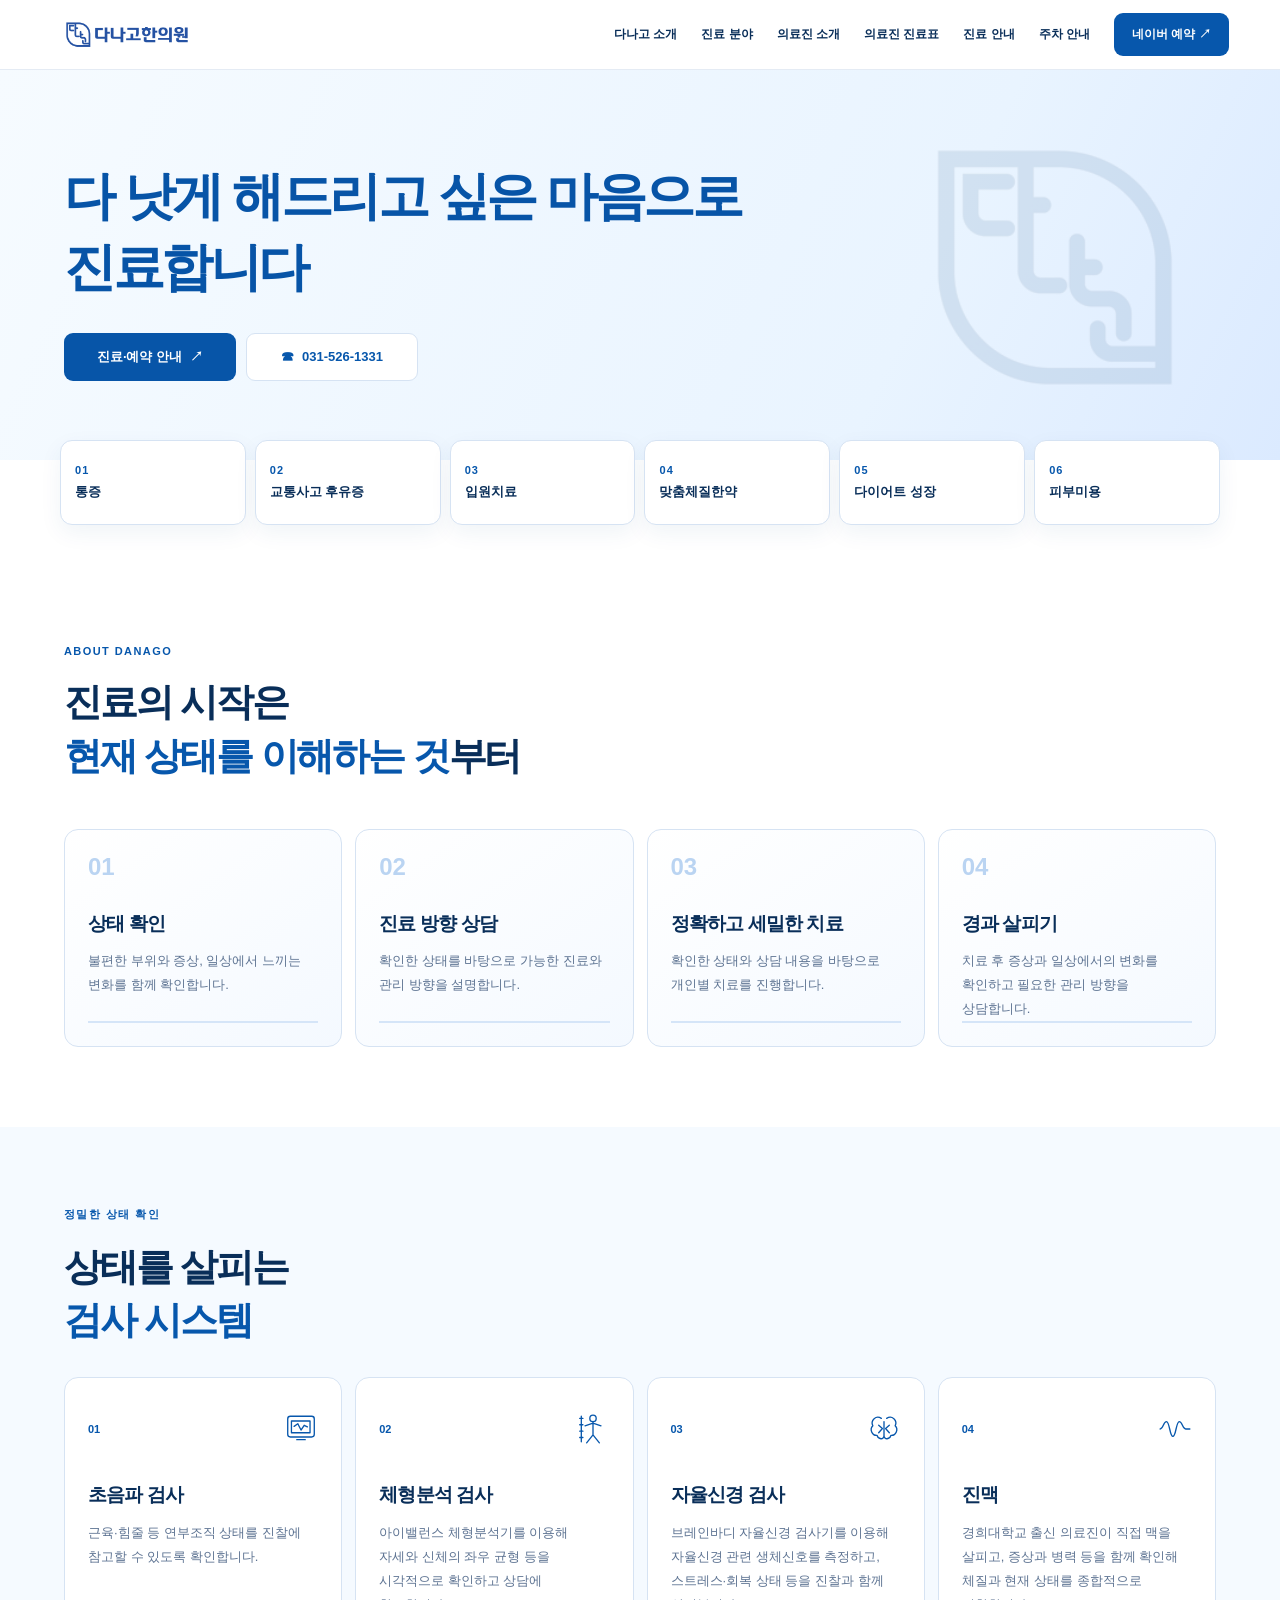
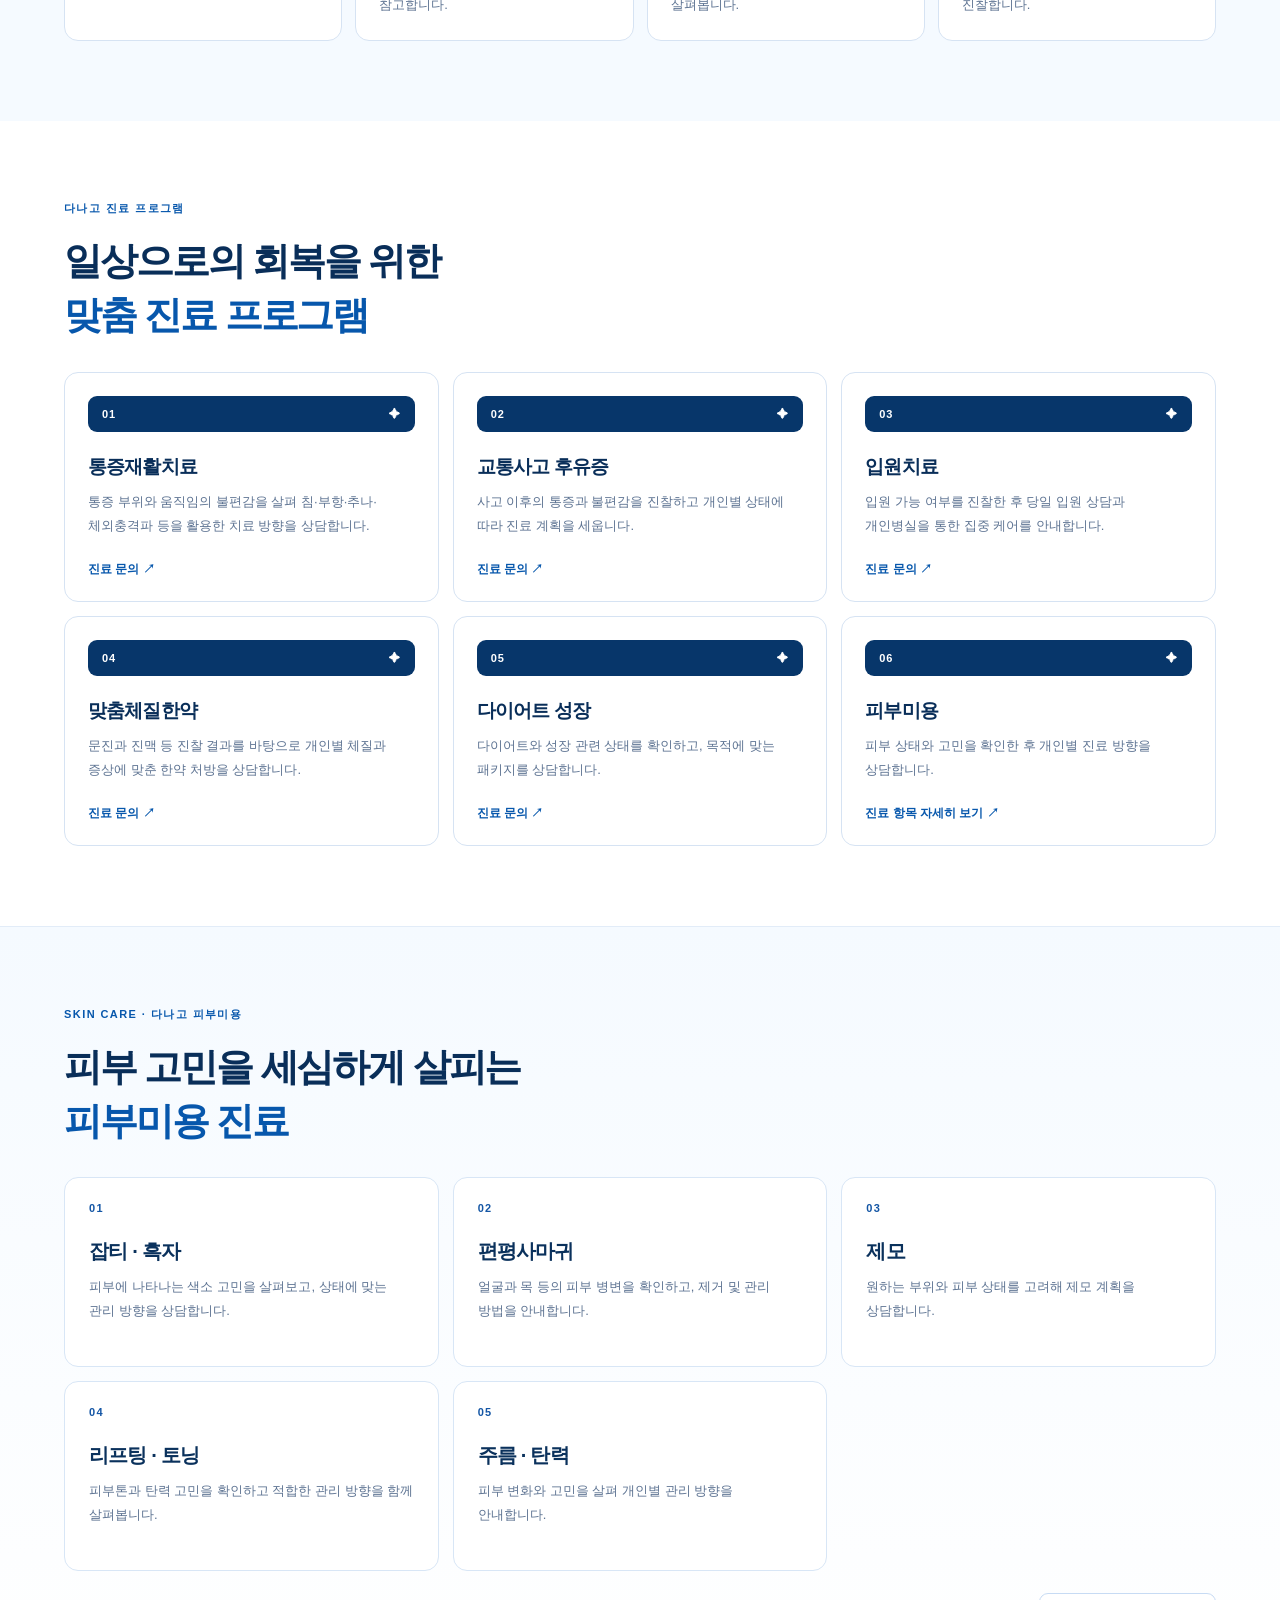
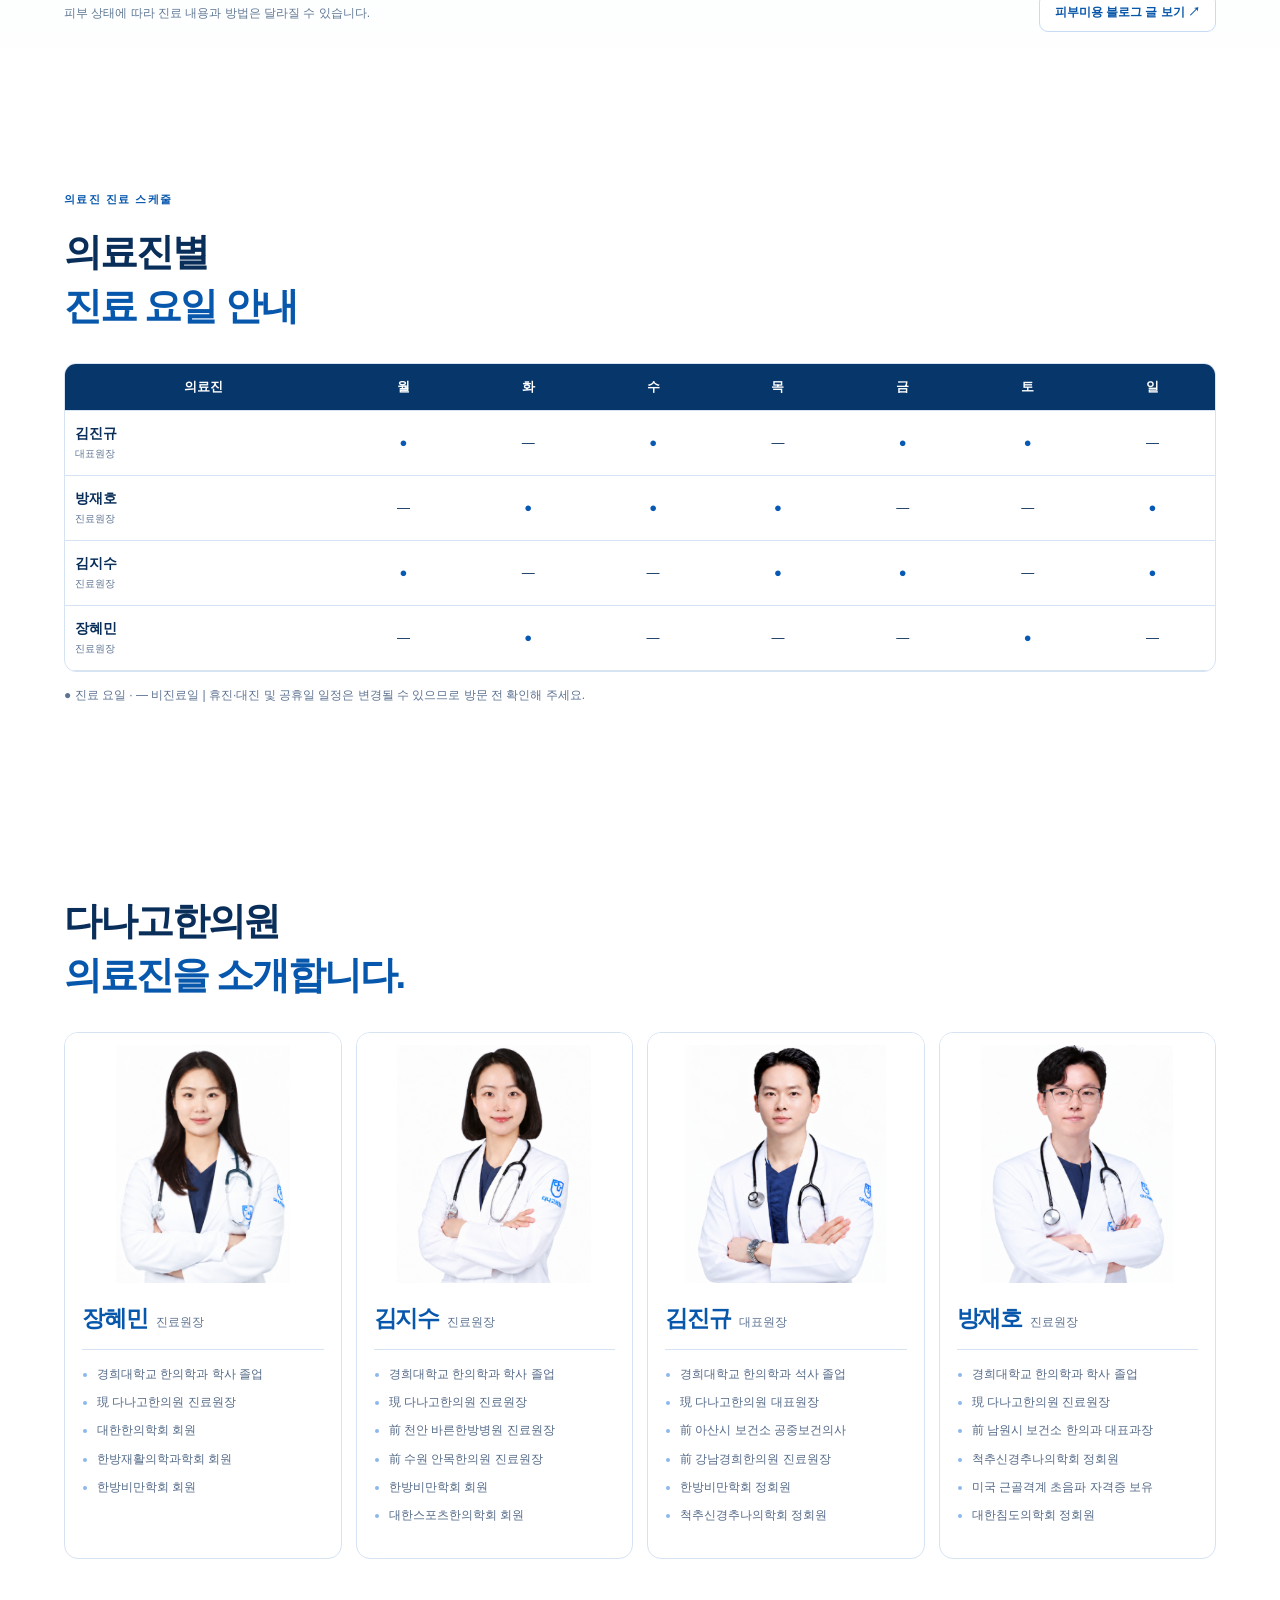
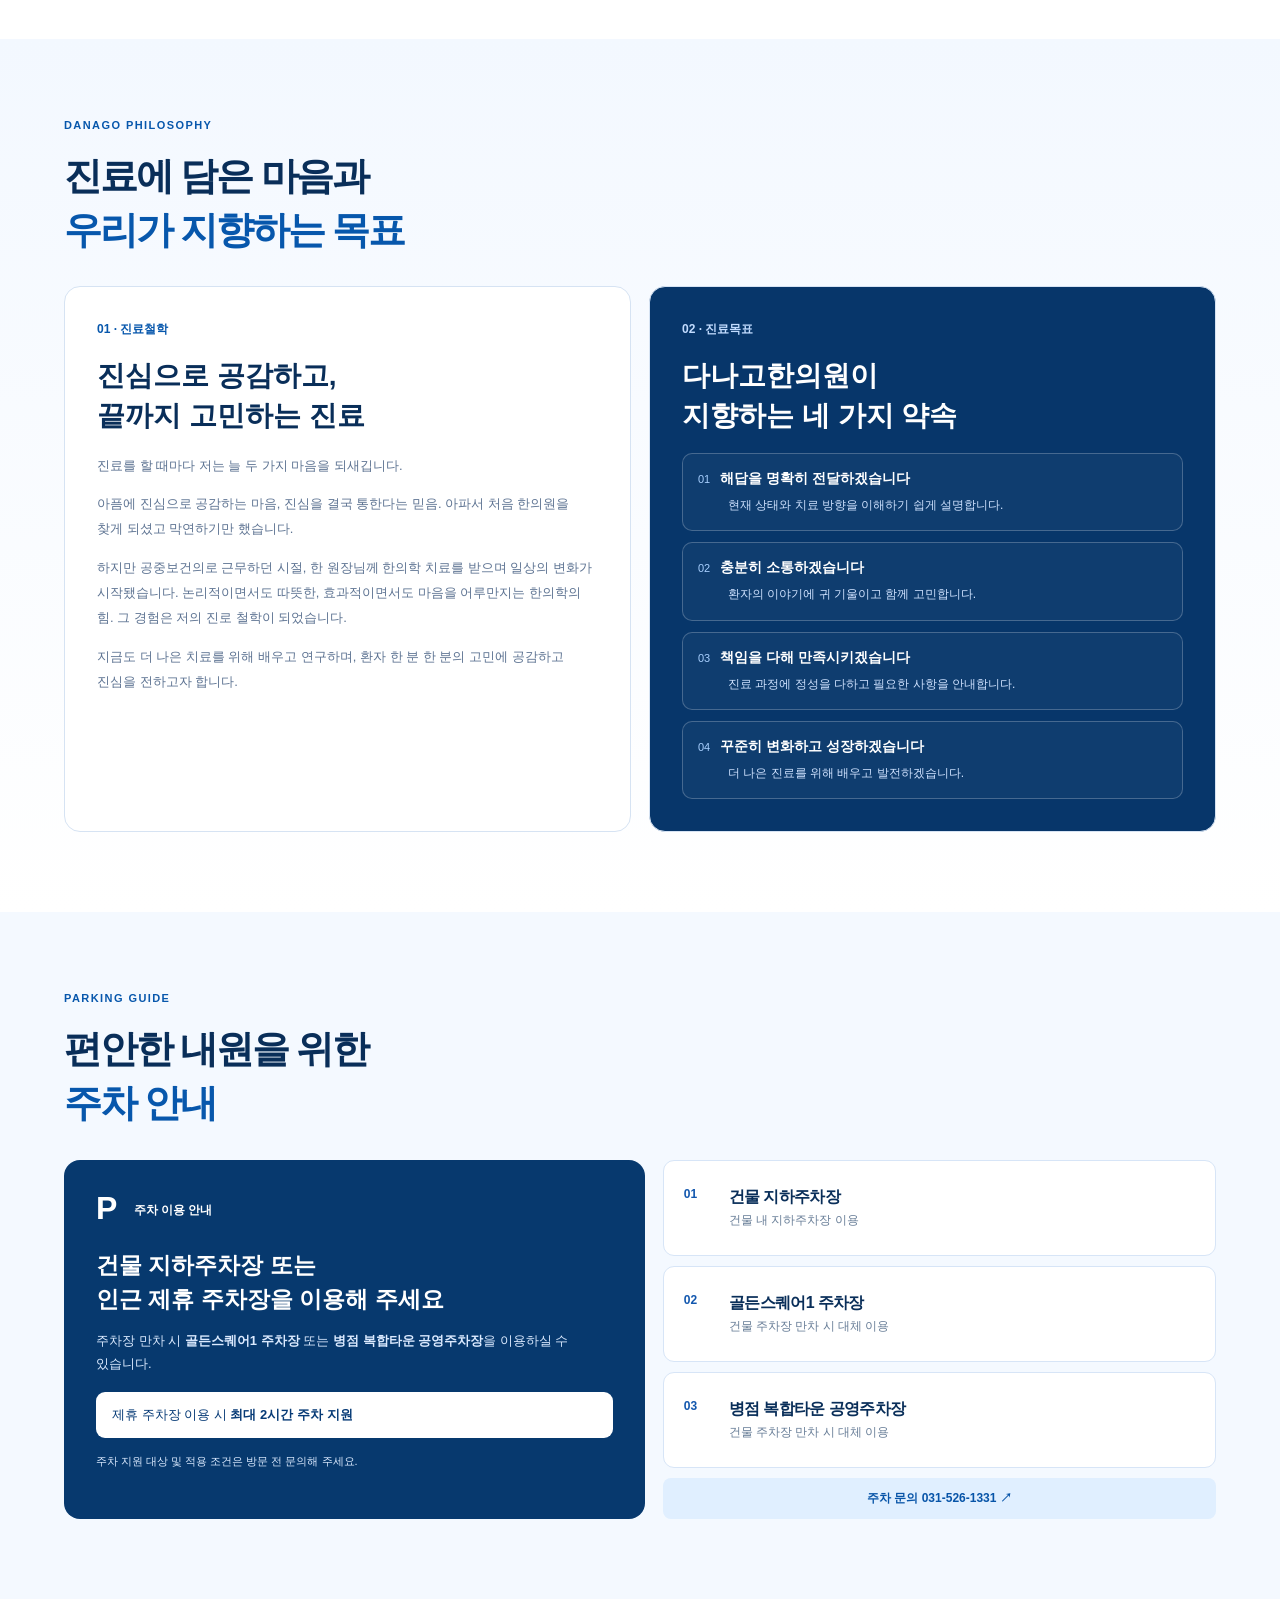
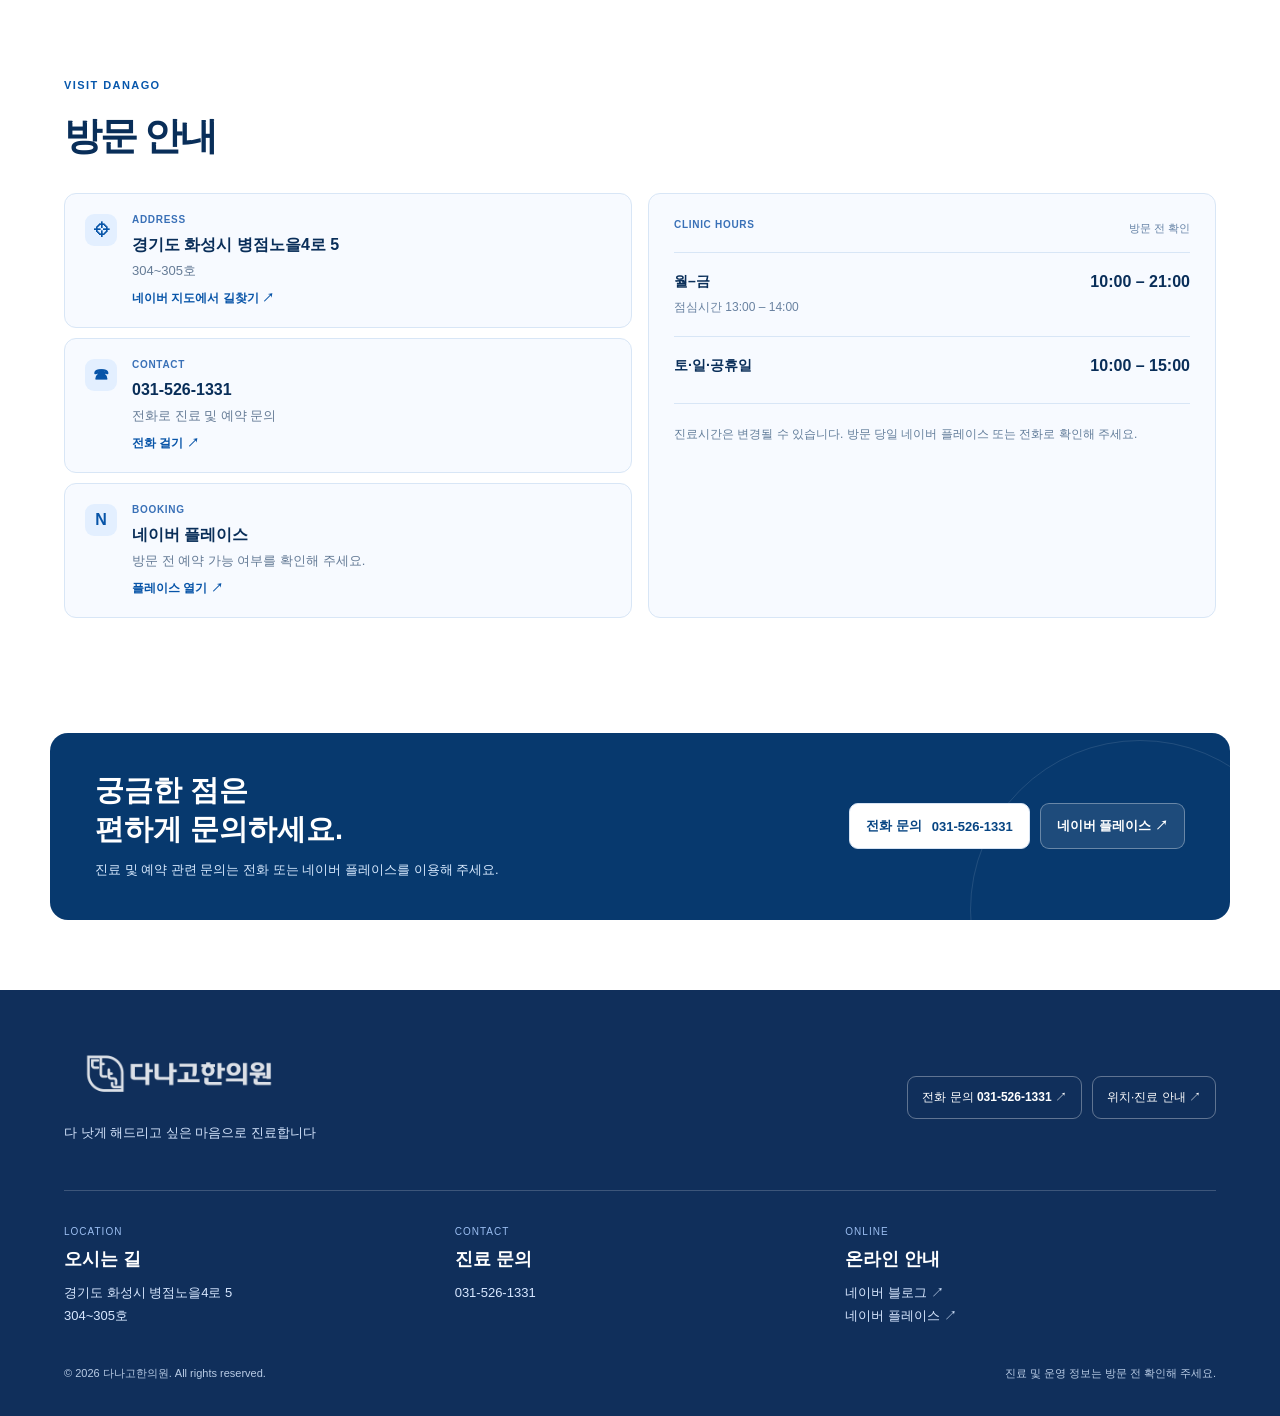
<file: index.html>
<!DOCTYPE html>

<html lang="ko">
<head>
<meta charset="utf-8"/>
<meta content="width=device-width, initial-scale=1, viewport-fit=cover" name="viewport"/>
<meta content="#2454a6" name="theme-color"/>
<meta content="경기도 화성시 병점동 다나고한의원. 다이어트, 성장, 통증, 교통사고 후유증 진료 안내 및 예약 정보." name="description"/>
<meta content="다나고한의원 | 병점" property="og:title"/>
<meta content="다 낫게 해드리고 싶은 마음으로 진료합니다" property="og:description"/>
<meta content="website" property="og:type"/>
<title>다나고한의원 | 병점</title>
<link rel="icon" type="image/png" sizes="512x512" href="favicon.png"/>
<link rel="apple-touch-icon" href="apple-touch-icon.png"/>
<link href="styles.css" rel="stylesheet"/>
</head>
<body>
<header class="header">
<a aria-label="다나고한의원 홈" class="brand" href="#home">
<img alt="다나고한의원 로고" src="danago-logo.png"/>
</a>
<button aria-expanded="false" aria-label="메뉴 열기" class="menu-toggle"><span></span><span></span></button>
<nav class="nav" id="site-nav">
<a href="#about">다나고 소개</a>
<a href="#care">진료 분야</a>
<a href="doctors.html">의료진 소개</a>
<a href="#schedule">의료진 진료표</a><a href="#visit">진료 안내</a>
<a href="#parking">주차 안내</a><a class="nav-cta" href="https://map.naver.com/p/search/다나고한의원%20병점" rel="noopener" target="_blank">네이버 예약 <span>↗</span></a>
</nav>
</header>
<main id="home">
<section class="hero">
<div class="hero-inner">
<div class="hero-copy">
<p class="eyebrow"><span class="eyebrow-line"></span> </p>
<h1>다 낫게 해드리고 싶은 마음으로<br/>진료합니다</h1>
<div class="hero-buttons">
<a class="btn btn-primary" href="https://map.naver.com/p/search/다나고한의원%20병점" rel="noopener" target="_blank">진료·예약 안내 <span>↗</span></a>
<a class="btn btn-white" href="tel:0315261331"><span class="phone-icon">☎</span> 031-526-1331</a>
</div>
</div><img class="hero-watermark" src="danago-symbol-watermark.png" alt="" aria-hidden="true"/>
</div>
</section>
<section aria-label="주요 진료 분야" class="quick-links"><a href="#programs"><span class="quick-num">01</span><span class="quick-text"><strong>통증</strong></span><span class="quick-arrow">↗</span></a><a href="#programs"><span class="quick-num">02</span><span class="quick-text"><strong>교통사고 후유증</strong></span><span class="quick-arrow">↗</span></a><a href="#programs"><span class="quick-num">03</span><span class="quick-text"><strong>입원치료</strong></span><span class="quick-arrow">↗</span></a><a href="#programs"><span class="quick-num">04</span><span class="quick-text"><strong>맞춤체질한약</strong></span><span class="quick-arrow">↗</span></a><a href="#programs"><span class="quick-num">05</span><span class="quick-text"><strong>다이어트 성장</strong></span><span class="quick-arrow">↗</span></a><a href="#skin-care"><span class="quick-num">06</span><span class="quick-text"><strong>피부미용</strong></span><span class="quick-arrow">↗</span></a></section>
<section class="section about" id="about">
<div class="section-kicker"><span>ABOUT DANAGO</span><b></b></div>
<div class="section-head">
<h2>진료의 시작은<br/><em>현재 상태를 이해하는 것</em>부터</h2>

</div>
<div class="process-grid">
<article class="process-card"><div class="process-top"><span class="process-icon">01</span></div><h3>상태 확인</h3><p>불편한 부위와 증상, 일상에서 느끼는 변화를 함께 확인합니다.</p><div class="process-line"></div></article>
<article class="process-card"><div class="process-top"><span class="process-icon">02</span></div><h3>진료 방향 상담</h3><p>확인한 상태를 바탕으로 가능한 진료와 관리 방향을 설명합니다.</p><div class="process-line"></div></article>
<article class="process-card"><div class="process-top"><span class="process-icon">03</span></div><h3>정확하고 세밀한 치료</h3><p>확인한 상태와 상담 내용을 바탕으로 개인별 치료를 진행합니다.</p><div class="process-line"></div></article>
<article class="process-card"><div class="process-top"><span class="process-icon">04</span></div><h3>경과 살피기</h3><p>치료 후 증상과 일상에서의 변화를 확인하고 필요한 관리 방향을 상담합니다.</p><div class="process-line"></div></article>
</div>
</section>
<section class="section diag-section" id="care"><div class="section-kicker"><span>정밀한 상태 확인</span><b></b></div><div class="section-head"><h2>상태를 살피는<br/><em>검사 시스템</em></h2></div><div class="modern-grid diagnostics-grid"><article class="modern-card diag-card"><div class="modern-card-top"><span>01</span><svg aria-hidden="true" fill="none" stroke="currentColor" stroke-linecap="round" stroke-linejoin="round" stroke-width="2.5" viewbox="0 0 64 64"><rect height="39" rx="5" width="50" x="7" y="8"></rect><path d="M14 17h35v22H14zM19 27l7-5 6 12 6-9 6 3M24 52h16"></path></svg></div><h3>초음파 검사</h3><p>근육·힘줄 등 연부조직 상태를 진찰에 참고할 수 있도록 확인합니다.</p></article><article class="modern-card diag-card"><div class="modern-card-top"><span>02</span><svg aria-hidden="true" fill="none" stroke="currentColor" stroke-linecap="round" stroke-linejoin="round" stroke-width="2.5" viewbox="0 0 64 64"><circle cx="32" cy="12" r="6"></circle><path d="M32 18v25m-15-17 15-5 15 5M32 43 20 58m12-15 12 15M10 8v48m-3-44h6m-6 12h6m-6 12h6m-6 12h6"></path></svg></div><h3>체형분석 검사</h3><p>아이밸런스 체형분석기를 이용해 자세와 신체의 좌우 균형 등을 시각적으로 확인하고 상담에 참고합니다.</p></article><article class="modern-card diag-card"><div class="modern-card-top"><span>03</span><svg aria-hidden="true" fill="none" stroke="currentColor" stroke-linecap="round" stroke-linejoin="round" stroke-width="2.5" viewbox="0 0 64 64"><path d="M27 12c-10-7-21 4-16 14-7 7-1 19 8 18 2 8 13 9 13 0V18m5-6c10-7 21 4 16 14 7 7 1 19-8 18-2 8-13 9-13 0V18M22 25l7 6-7 8m20-14-7 6 7 8"></path></svg></div><h3>자율신경 검사</h3><p>브레인바디 자율신경 검사기를 이용해 자율신경 관련 생체신호를 측정하고, 스트레스·회복 상태 등을 진찰과 함께 살펴봅니다.</p></article><article class="modern-card diag-card"><div class="modern-card-top"><span>04</span><svg aria-hidden="true" fill="none" stroke="currentColor" stroke-linecap="round" stroke-linejoin="round" stroke-width="2.5" viewBox="0 0 64 64"><path d="M4 32c6 0 6-14 12-14s6 28 12 28 6-28 12-28 6 14 12 14h8"></path></svg></div><h3>진맥</h3><p>경희대학교 출신 의료진이 직접 맥을 살피고, 증상과 병력 등을 함께 확인해 체질과 현재 상태를 종합적으로 진찰합니다.</p></article></div></section><section class="section program-section" id="programs"><div class="section-kicker"><span>다나고 진료 프로그램</span><b></b></div><div class="section-head"><h2>일상으로의 회복을 위한<br/><em>맞춤 진료 프로그램</em></h2></div><div class="modern-grid programs-grid"><article class="modern-card program-card"><div class="modern-card-top"><span>01</span><span aria-hidden="true" class="program-icon">✦</span></div><h3>통증재활치료</h3><p>통증 부위와 움직임의 불편감을 살펴 침·부항·추나·체외충격파 등을 활용한 치료 방향을 상담합니다.</p><a href="tel:0315261331">진료 문의 <span>↗</span></a></article><article class="modern-card program-card"><div class="modern-card-top"><span>02</span><span aria-hidden="true" class="program-icon">✦</span></div><h3>교통사고 후유증</h3><p>사고 이후의 통증과 불편감을 진찰하고 개인별 상태에 따라 진료 계획을 세웁니다.</p><a href="tel:0315261331">진료 문의 <span>↗</span></a></article><article class="modern-card program-card"><div class="modern-card-top"><span>03</span><span aria-hidden="true" class="program-icon">✦</span></div><h3>입원치료</h3><p>입원 가능 여부를 진찰한 후 당일 입원 상담과 개인병실을 통한 집중 케어를 안내합니다.</p><a href="tel:0315261331">진료 문의 <span>↗</span></a></article><article class="modern-card program-card"><div class="modern-card-top"><span>04</span><span aria-hidden="true" class="program-icon">✦</span></div><h3>맞춤체질한약</h3><p>문진과 진맥 등 진찰 결과를 바탕으로 개인별 체질과 증상에 맞춘 한약 처방을 상담합니다.</p><a href="tel:0315261331">진료 문의 <span>↗</span></a></article><article class="modern-card program-card"><div class="modern-card-top"><span>05</span><span aria-hidden="true" class="program-icon">✦</span></div><h3>다이어트 성장</h3><p>다이어트와 성장 관련 상태를 확인하고, 목적에 맞는 패키지를 상담합니다.</p><a href="tel:0315261331">진료 문의 <span>↗</span></a></article><article class="modern-card program-card"><div class="modern-card-top"><span>06</span><span aria-hidden="true" class="program-icon">✦</span></div><h3>피부미용</h3><p>피부 상태와 고민을 확인한 후 개인별 진료 방향을 상담합니다.</p><a href="#skin-care">진료 항목 자세히 보기 <span>↗</span></a></article></div></section><section class="section skin-care-section" id="skin-care" aria-labelledby="skin-care-title">
  <div class="section-kicker"><span>SKIN CARE · 다나고 피부미용</span><b></b></div>
  <div class="section-head">
    <h2 id="skin-care-title">피부 고민을 세심하게 살피는<br/><em>피부미용 진료</em></h2>
  </div>
  <div class="skin-care-grid">
    <article class="skin-care-card">
      <span class="skin-care-card-no">01</span>
      <h3>잡티 · 흑자</h3>
      <p>피부에 나타나는 색소 고민을 살펴보고, 상태에 맞는 관리 방향을 상담합니다.</p>
    </article>
    <article class="skin-care-card">
      <span class="skin-care-card-no">02</span>
      <h3>편평사마귀</h3>
      <p>얼굴과 목 등의 피부 병변을 확인하고, 제거 및 관리 방법을 안내합니다.</p>
    </article>
    <article class="skin-care-card">
      <span class="skin-care-card-no">03</span>
      <h3>제모</h3>
      <p>원하는 부위와 피부 상태를 고려해 제모 계획을 상담합니다.</p>
    </article>
    <article class="skin-care-card">
      <span class="skin-care-card-no">04</span>
      <h3>리프팅 · 토닝</h3>
      <p>피부톤과 탄력 고민을 확인하고 적합한 관리 방향을 함께 살펴봅니다.</p>
    </article>
    <article class="skin-care-card">
      <span class="skin-care-card-no">05</span>
      <h3>주름 · 탄력</h3>
      <p>피부 변화와 고민을 살펴 개인별 관리 방향을 안내합니다.</p>
    </article>
  </div>
  <div class="skin-care-bottom">
    <p>피부 상태에 따라 진료 내용과 방법은 달라질 수 있습니다.</p>
    <a href="https://blog.naver.com/danago_hani/224462682513" target="_blank" rel="noopener noreferrer">피부미용 블로그 글 보기 <span aria-hidden="true">↗</span></a>
  </div>
</section><section class="section schedule-section" id="schedule"><div class="section-kicker"><span>의료진 진료 스케줄</span><b></b></div><div class="section-head"><h2>의료진별<br/><em>진료 요일 안내</em></h2></div>
<div class="schedule-scroll"><table class="schedule-table"><thead><tr><th scope="col">의료진</th><th>월</th><th>화</th><th>수</th><th>목</th><th>금</th><th>토</th><th>일</th></tr></thead><tbody><tr><th scope="row">김진규 <small>대표원장</small></th><td class="on">●</td><td>—</td><td class="on">●</td><td>—</td><td class="on">●</td><td class="on">●</td><td>—</td></tr><tr><th scope="row">방재호 <small>진료원장</small></th><td>—</td><td class="on">●</td><td class="on">●</td><td class="on">●</td><td>—</td><td>—</td><td class="on">●</td></tr><tr><th scope="row">김지수 <small>진료원장</small></th><td class="on">●</td><td>—</td><td>—</td><td class="on">●</td><td class="on">●</td><td>—</td><td class="on">●</td></tr><tr><th scope="row">장혜민 <small>진료원장</small></th><td>—</td><td class="on">●</td><td>—</td><td>—</td><td>—</td><td class="on">●</td><td>—</td></tr></tbody></table></div><p class="schedule-foot">● 진료 요일 · — 비진료일  |  휴진·대진 및 공휴일 일정은 변경될 수 있으므로 방문 전 확인해 주세요.</p></section>
<section class="section doctors-section" id="doctors">
<div class="section-kicker"><span></span><b></b></div>
<div class="section-head doctors-head">
<h2>다나고한의원<br/><em>의료진을 소개합니다.</em></h2>

</div>
<div class="doctors-grid premium-doctors-grid">
<article class="doctor-card">
<div class="doctor-photo"><img alt="장혜민 진료원장 프로필 사진" loading="lazy" src="doctor-jisu-original.png"/></div>
<div class="doctor-info"><h3>장혜민</h3><p class="doctor-title">진료원장</p>
<ul class="doctor-bio"><li>경희대학교 한의학과 학사 졸업</li><li>現 다나고한의원 진료원장</li><li>대한한의학회 회원</li><li>한방재활의학과학회 회원</li><li>한방비만학회 회원</li></ul></div></article>
<article class="doctor-card">
<div class="doctor-photo"><img alt="김지수 진료원장 프로필 사진" loading="lazy" src="doctor-jang-v29.png"/></div>
<div class="doctor-info"><h3>김지수</h3><p class="doctor-title">진료원장</p>
<ul class="doctor-bio"><li>경희대학교 한의학과 학사 졸업</li><li>現 다나고한의원 진료원장</li><li>前 천안 바른한방병원 진료원장</li><li>前 수원 안목한의원 진료원장</li><li>한방비만학회 회원</li><li>대한스포츠한의학회 회원</li></ul></div></article>
<article class="doctor-card">
<div class="doctor-photo"><img alt="김진규 대표원장 프로필 사진" loading="lazy" src="doctor-kim-v29.png"/></div>
<div class="doctor-info"><h3>김진규</h3><p class="doctor-title">대표원장</p>
<ul class="doctor-bio"><li>경희대학교 한의학과 석사 졸업</li><li>現 다나고한의원 대표원장</li><li>前 아산시 보건소 공중보건의사</li><li>前 강남경희한의원 진료원장</li><li>한방비만학회 정회원</li><li>척추신경추나의학회 정회원</li></ul></div></article>
<article class="doctor-card">
<div class="doctor-photo"><img alt="방재호 진료원장 프로필 사진" loading="lazy" src="doctor-bang-v29.png"/></div>
<div class="doctor-info"><h3>방재호</h3><p class="doctor-title">진료원장</p>
<ul class="doctor-bio"><li>경희대학교 한의학과 학사 졸업</li><li>現 다나고한의원 진료원장</li><li>前 남원시 보건소 한의과 대표과장</li><li>척추신경추나의학회 정회원</li><li>미국 근골격계 초음파 자격증 보유</li><li>대한침도의학회 정회원</li></ul></div></article>
</div></section>
<section class="section philosophy-section" id="philosophy">
<div class="section-kicker"><span>DANAGO PHILOSOPHY</span><b></b></div>
<div class="section-head"><h2>진료에 담은 마음과<br/><em>우리가 지향하는 목표</em></h2></div>
<div class="philosophy-layout">
<article class="philosophy-card">
<span class="philosophy-label">01 · 진료철학</span>
<h3>진심으로 공감하고,<br/>끝까지 고민하는 진료</h3>
<p>진료를 할 때마다 저는 늘 두 가지 마음을 되새깁니다.</p>
<p>아픔에 진심으로 공감하는 마음, 진심을 결국 통한다는 믿음. 아파서 처음 한의원을 찾게 되셨고 막연하기만 했습니다.</p>
<p>하지만 공중보건의로 근무하던 시절, 한 원장님께 한의학 치료를 받으며 일상의 변화가 시작됐습니다. 논리적이면서도 따뜻한, 효과적이면서도 마음을 어루만지는 한의학의 힘. 그 경험은 저의 진로 철학이 되었습니다.</p>
<p>지금도 더 나은 치료를 위해 배우고 연구하며, 환자 한 분 한 분의 고민에 공감하고 진심을 전하고자 합니다.</p>
</article>
<article class="philosophy-card philosophy-goal">
<span class="philosophy-label">02 · 진료목표</span>
<h3>다나고한의원이<br/>지향하는 네 가지 약속</h3>
<div class="goal-list">
<div><span>01</span><strong>해답을 명확히 전달하겠습니다</strong><p>현재 상태와 치료 방향을 이해하기 쉽게 설명합니다.</p></div>
<div><span>02</span><strong>충분히 소통하겠습니다</strong><p>환자의 이야기에 귀 기울이고 함께 고민합니다.</p></div>
<div><span>03</span><strong>책임을 다해 만족시키겠습니다</strong><p>진료 과정에 정성을 다하고 필요한 사항을 안내합니다.</p></div>
<div><span>04</span><strong>꾸준히 변화하고 성장하겠습니다</strong><p>더 나은 진료를 위해 배우고 발전하겠습니다.</p></div>
</div>
</article>
</div>
</section>
<section class="section parking-section" id="parking"><div class="section-kicker"><span>PARKING GUIDE</span><b></b></div><div class="section-head"><h2>편안한 내원을 위한<br/><em>주차 안내</em></h2></div><div class="parking-layout"><div class="parking-intro"><div class="parking-sign">P <span>주차 이용 안내</span></div><h3>건물 지하주차장 또는<br/>인근 제휴 주차장을 이용해 주세요</h3><p>주차장 만차 시 <strong>골든스퀘어1 주차장</strong> 또는 <strong>병점 복합타운 공영주차장</strong>을 이용하실 수 있습니다.</p><div class="parking-highlight">제휴 주차장 이용 시 <strong>최대 2시간 주차 지원</strong></div><p class="parking-note">주차 지원 대상 및 적용 조건은 방문 전 문의해 주세요.</p></div><div class="parking-options"><article><span class="parking-number">01</span><h4>건물 지하주차장</h4><p>건물 내 지하주차장 이용</p></article><article><span class="parking-number">02</span><h4>골든스퀘어1 주차장</h4><p>건물 주차장 만차 시 대체 이용</p></article><article><span class="parking-number">03</span><h4>병점 복합타운 공영주차장</h4><p>건물 주차장 만차 시 대체 이용</p></article><a class="parking-call" href="tel:0315261331">주차 문의 031-526-1331 ↗</a></div></div></section><section class="section visit" id="visit">
<div class="section-kicker"><span>VISIT DANAGO</span><b></b></div>
<div class="section-head visit-head"><h2>방문 안내</h2></div>
<div class="visit-grid">
<div class="visit-details">
<article class="visit-item"><span class="visit-icon">⌖</span><div><span class="visit-label">ADDRESS</span><h3>경기도 화성시 병점노을4로 5</h3><p>304~305호</p><a href="https://map.naver.com/p/search/경기도%20화성시%20병점노을4로%205%20다나고한의원" rel="noopener" target="_blank">네이버 지도에서 길찾기 ↗</a></div></article>
<article class="visit-item"><span class="visit-icon">☎</span><div><span class="visit-label">CONTACT</span><h3>031-526-1331</h3><p>전화로 진료 및 예약 문의</p><a href="tel:0315261331">전화 걸기 ↗</a></div></article>
<article class="visit-item"><span class="visit-icon">N</span><div><span class="visit-label">BOOKING</span><h3>네이버 플레이스</h3><p>방문 전 예약 가능 여부를 확인해 주세요.</p><a href="https://map.naver.com/p/search/다나고한의원%20병점" rel="noopener" target="_blank">플레이스 열기 ↗</a></div></article>
</div>
<div class="hours-card">
<div class="hours-header"><span class="visit-label">CLINIC HOURS</span><span class="hours-status">방문 전 확인</span></div>
<div class="hours-row"><span>월–금</span><strong>10:00 – 21:00</strong><small>점심시간 13:00 – 14:00</small></div>
<div class="hours-row"><span>토·일·공휴일</span><strong>10:00 – 15:00</strong><small></small></div>
<p class="hours-note">진료시간은 변경될 수 있습니다. 방문 당일 네이버 플레이스 또는 전화로 확인해 주세요.</p>
</div>
</div>
</section>
<section class="contact-band">
<div class="contact-copy"><span class="contact-eyebrow"></span><h2>궁금한 점은<br/>편하게 문의하세요.</h2><p>진료 및 예약 관련 문의는 전화 또는 네이버 플레이스를 이용해 주세요.</p></div>
<div class="contact-actions"><a class="btn btn-white" href="tel:0315261331">전화 문의 <span>031-526-1331</span></a><a class="btn btn-glass" href="https://map.naver.com/p/search/다나고한의원%20병점" rel="noopener" target="_blank">네이버 플레이스 ↗</a></div>
<div class="contact-decoration"></div>
</section>
</main>
<footer class="footer" id="footer">
<div class="footer-inner">
<div class="footer-top">
<div class="footer-brand">
<a aria-label="다나고한의원 홈" class="footer-wordmark" href="index.html#home"><img alt="다나고한의원 공식 로고" class="footer-logo-img" src="danago-logo-white.png"/></a>
<p>다 낫게 해드리고 싶은 마음으로 진료합니다</p>
</div>
<div class="footer-cta">
<a class="footer-call" href="tel:0315261331">전화 문의 <strong>031-526-1331</strong> ↗</a>
<a class="footer-map" href="https://map.naver.com/p/search/다나고한의원%20병점" rel="noopener" target="_blank">위치·진료 안내 ↗</a>
</div>
</div>
<div class="footer-rule"></div>
<div class="footer-columns">
<div class="footer-col"><span class="footer-heading">LOCATION</span><strong>오시는 길</strong><p>경기도 화성시 병점노을4로 5<br/>304~305호</p></div>
<div class="footer-col"><span class="footer-heading">CONTACT</span><strong>진료 문의</strong><p><a href="tel:0315261331">031-526-1331</a></p></div>
<div class="footer-col"><span class="footer-heading">ONLINE</span><strong>온라인 안내</strong><p><a href="https://blog.naver.com/danago_hani" rel="noopener" target="_blank">네이버 블로그 ↗</a><br/><a href="https://map.naver.com/p/search/다나고한의원%20병점" rel="noopener" target="_blank">네이버 플레이스 ↗</a></p></div>
</div>
<div class="footer-bottom"><span>© <span class="year">2026</span> 다나고한의원. All rights reserved.</span><span>진료 및 운영 정보는 방문 전 확인해 주세요.</span></div>
</div>
</footer>
<div aria-label="빠른 문의" class="mobile-dock">
<a href="tel:0315261331"><span>☎</span> 전화 문의</a>
<a href="https://map.naver.com/p/search/다나고한의원%20병점" rel="noopener" target="_blank"><span>N</span> 네이버 예약·안내</a>
</div>
<script src="script.js"></script>
</body>
</html>
</file>
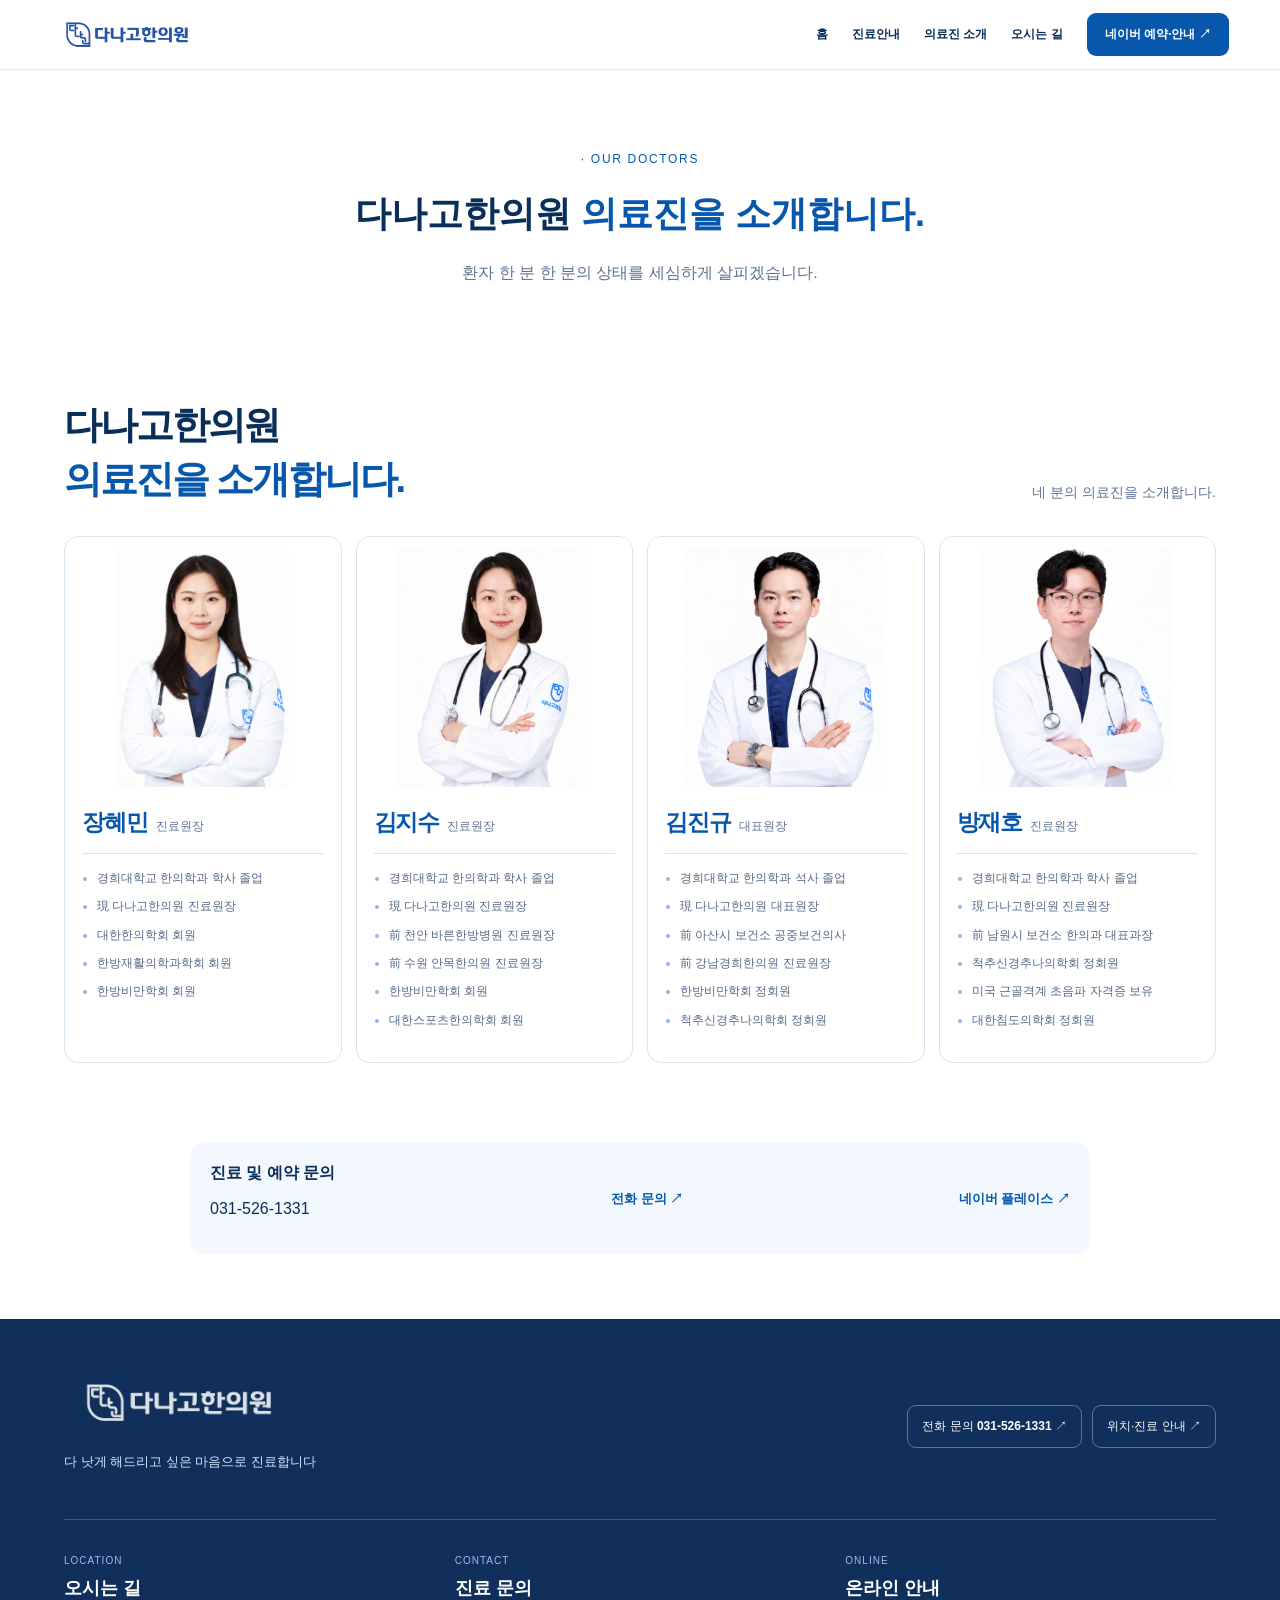
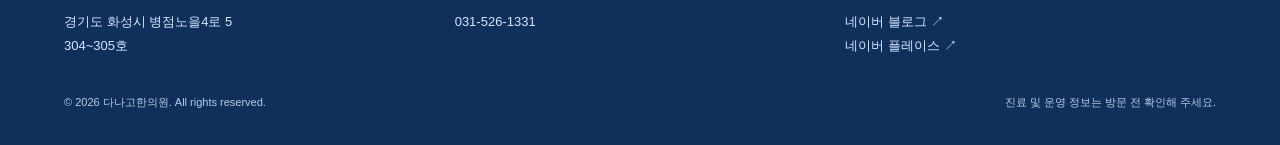
<file: doctors.html>
<!DOCTYPE html>

<html lang="ko"><head><meta charset="utf-8"/><meta content="width=device-width, initial-scale=1, viewport-fit=cover" name="viewport"/><meta content="#2454a6" name="theme-color"/><meta content="다나고한의원 의료진 소개. 장혜민, 김지수, 김진규, 방재호 원장의 학력 및 경력을 안내합니다." name="description"/><title>의료진 소개 | 다나고한의원</title><link rel="icon" type="image/png" sizes="512x512" href="favicon.png"/>
<link rel="apple-touch-icon" href="apple-touch-icon.png"/><link href="styles.css" rel="stylesheet"/></head><body><header class="header"><a aria-label="다나고한의원 홈" class="brand" href="index.html"><img alt="다나고한의원 로고" src="danago-logo.png"/></a><button aria-expanded="false" aria-label="메뉴 열기" class="menu-toggle"><span></span><span></span></button><nav class="nav" id="site-nav"><a href="index.html">홈</a><a href="index.html#care">진료안내</a><a aria-current="page" href="doctors.html">의료진 소개</a><a href="index.html#visit">오시는 길</a><a class="nav-cta" href="https://map.naver.com/p/search/다나고한의원%20병점" rel="noopener" target="_blank">네이버 예약·안내 ↗</a></nav></header><main class="doctors-page"><div class="doctors-page-intro"><p class="eyebrow"> · OUR DOCTORS</p><h1>다나고한의원 <em>의료진을 소개합니다.</em></h1><p>환자 한 분 한 분의 상태를 세심하게 살피겠습니다.</p></div> <section class="section doctors-section" id="doctors">
<div class="section-kicker"><span></span><b></b></div>
<div class="section-head doctors-head">
<h2>다나고한의원<br/><em>의료진을 소개합니다.</em></h2>
<p>네 분의 의료진을 소개합니다.</p>
</div>
<div class="doctors-grid premium-doctors-grid">
<article class="doctor-card">
<div class="doctor-photo"><img alt="장혜민 진료원장 프로필 사진" loading="lazy" src="doctor-jisu-original.png"/></div>
<div class="doctor-info"><h3>장혜민</h3><p class="doctor-title">진료원장</p>
<ul class="doctor-bio"><li>경희대학교 한의학과 학사 졸업</li><li>現 다나고한의원 진료원장</li><li>대한한의학회 회원</li><li>한방재활의학과학회 회원</li><li>한방비만학회 회원</li></ul></div></article>
<article class="doctor-card">
<div class="doctor-photo"><img alt="김지수 진료원장 프로필 사진" loading="lazy" src="doctor-jang-v29.png"/></div>
<div class="doctor-info"><h3>김지수</h3><p class="doctor-title">진료원장</p>
<ul class="doctor-bio"><li>경희대학교 한의학과 학사 졸업</li><li>現 다나고한의원 진료원장</li><li>前 천안 바른한방병원 진료원장</li><li>前 수원 안목한의원 진료원장</li><li>한방비만학회 회원</li><li>대한스포츠한의학회 회원</li></ul></div></article>
<article class="doctor-card">
<div class="doctor-photo"><img alt="김진규 대표원장 프로필 사진" loading="lazy" src="doctor-kim-v29.png"/></div>
<div class="doctor-info"><h3>김진규</h3><p class="doctor-title">대표원장</p>
<ul class="doctor-bio"><li>경희대학교 한의학과 석사 졸업</li><li>現 다나고한의원 대표원장</li><li>前 아산시 보건소 공중보건의사</li><li>前 강남경희한의원 진료원장</li><li>한방비만학회 정회원</li><li>척추신경추나의학회 정회원</li></ul></div></article>
<article class="doctor-card">
<div class="doctor-photo"><img alt="방재호 진료원장 프로필 사진" loading="lazy" src="doctor-bang-v29.png"/></div>
<div class="doctor-info"><h3>방재호</h3><p class="doctor-title">진료원장</p>
<ul class="doctor-bio"><li>경희대학교 한의학과 학사 졸업</li><li>現 다나고한의원 진료원장</li><li>前 남원시 보건소 한의과 대표과장</li><li>척추신경추나의학회 정회원</li><li>미국 근골격계 초음파 자격증 보유</li><li>대한침도의학회 정회원</li></ul></div></article>
</div></section><div class="doctors-contact"><div><strong>진료 및 예약 문의</strong><p>031-526-1331</p></div><a href="tel:0315261331">전화 문의 ↗</a><a href="https://map.naver.com/p/search/다나고한의원%20병점" rel="noopener" target="_blank">네이버 플레이스 ↗</a></div></main><footer class="footer" id="footer">
<div class="footer-inner">
<div class="footer-top">
<div class="footer-brand">
<a aria-label="다나고한의원 홈" class="footer-wordmark" href="index.html#home"><img alt="다나고한의원 공식 로고" class="footer-logo-img" src="danago-logo-white.png"/></a>
<p>다 낫게 해드리고 싶은 마음으로 진료합니다</p>
</div>
<div class="footer-cta">
<a class="footer-call" href="tel:0315261331">전화 문의 <strong>031-526-1331</strong> ↗</a>
<a class="footer-map" href="https://map.naver.com/p/search/다나고한의원%20병점" rel="noopener" target="_blank">위치·진료 안내 ↗</a>
</div>
</div>
<div class="footer-rule"></div>
<div class="footer-columns">
<div class="footer-col"><span class="footer-heading">LOCATION</span><strong>오시는 길</strong><p>경기도 화성시 병점노을4로 5<br/>304~305호</p></div>
<div class="footer-col"><span class="footer-heading">CONTACT</span><strong>진료 문의</strong><p><a href="tel:0315261331">031-526-1331</a></p></div>
<div class="footer-col"><span class="footer-heading">ONLINE</span><strong>온라인 안내</strong><p><a href="https://blog.naver.com/danago_hani" rel="noopener" target="_blank">네이버 블로그 ↗</a><br/><a href="https://map.naver.com/p/search/다나고한의원%20병점" rel="noopener" target="_blank">네이버 플레이스 ↗</a></p></div>
</div>
<div class="footer-bottom"><span>© <span class="year">2026</span> 다나고한의원. All rights reserved.</span><span>진료 및 운영 정보는 방문 전 확인해 주세요.</span></div>
</div>
</footer><div class="mobile-dock"><a href="tel:0315261331">☎ 전화 문의</a><a href="https://map.naver.com/p/search/다나고한의원%20병점" rel="noopener" target="_blank">N 네이버 안내</a></div><script src="script.js"></script></body></html>
</file>
<file: styles.css>
:root{--navy:#07366a;--blue:#0757ac;--ink:#092e59;--muted:#5d7392;--line:#d6e3f3;--pale:#f3f8ff}
*{box-sizing:border-box}html{scroll-behavior:smooth}body{margin:0;font-family:Pretendard,"Noto Sans KR","Apple SD Gothic Neo","Malgun Gothic",sans-serif;color:var(--ink);background:#fff;word-break:keep-all;overflow-wrap:break-word}a{color:inherit;text-decoration:none}button{font:inherit}img{max-width:100%}
.header{height:70px;display:flex;align-items:center;justify-content:space-between;padding:0 max(4%,calc((100% - 1200px)/2));background:white;border-bottom:1px solid #e4ebf4;position:sticky;top:0;z-index:50}.brand img{width:152px;display:block}.nav{display:flex;align-items:center;gap:24px;font-size:12px;font-weight:750}.nav a:hover{color:var(--blue)}.nav-cta{padding:13px 18px;border-radius:9px;background:var(--blue);color:white!important}.menu-toggle{display:none}
.hero{background:linear-gradient(115deg,#f6fbff 0%,#e9f4ff 70%,#dbeaff 100%);min-height:360px;display:flex;align-items:center}.hero-inner{width:min(1180px,90%);margin:auto;padding:60px 0}.hero-copy{max-width:1050px}.eyebrow{font-size:12px;letter-spacing:.14em;color:var(--blue)}.hero h1{font-size:clamp(37px,4.1vw,60px);font-weight:850;line-height:1.35;letter-spacing:-.065em;margin:10px 0 30px;color:#0754a7}.hero-buttons{display:flex;gap:10px;flex-wrap:wrap}.btn{padding:14px 18px;border-radius:9px;font-weight:800;font-size:13px}.btn-primary{background:#0755a8;color:#fff}.btn-white{background:#fff;border:1px solid var(--line);color:var(--blue)}
.quick-links{max-width:1180px;margin:-20px auto 40px;padding:0 10px;display:grid;grid-template-columns:repeat(6,1fr);gap:9px;position:relative}.quick-links a{min-height:85px;border:1px solid var(--line);border-radius:12px;background:#fff;display:flex;flex-direction:column;justify-content:center;padding:14px;box-shadow:0 8px 22px #174e8410}.quick-num{font-size:11px;color:var(--blue);font-weight:800;letter-spacing:.1em}.quick-text{font-size:13px;margin-top:7px}.quick-arrow{display:none}
.section{padding:80px max(5%,calc((100% - 1180px)/2))}.section-kicker{font-size:11px;color:var(--blue);font-weight:800;letter-spacing:.13em;margin-bottom:18px}.section-head{display:flex;align-items:end;justify-content:space-between;gap:30px;margin-bottom:30px}.section-head h2{font-size:clamp(26px,3vw,40px);line-height:1.4;letter-spacing:-.055em;margin:0;font-weight:850}.section-head h2 em{font-style:normal;color:var(--blue)}.section-head p{max-width:390px;font-size:14px;color:var(--muted);line-height:1.85;margin:0}
.process-grid,.diagnostics-grid{display:grid;grid-template-columns:repeat(4,minmax(0,1fr));gap:13px}.process-card,.modern-card{border:1px solid var(--line);border-radius:14px;background:#fff;padding:23px;min-width:0}.process-card{min-height:210px;display:flex;flex-direction:column;background:linear-gradient(145deg,#fff,#f4f9ff)}.process-top,.modern-card-top{display:flex;justify-content:space-between;align-items:center;color:var(--blue);font-size:11px;font-weight:800}.process-icon{font-size:24px;color:#bad4f2}.process-card h3,.modern-card h3{font-size:19px;margin:30px 0 12px;letter-spacing:-.045em}.process-card p,.modern-card p{font-size:13px;line-height:1.85;color:var(--muted);margin:0}.process-line{height:2px;background:#d5e5f8;margin-top:auto}
.diag-section,.parking-section{background:#f5faff}.diag-card{min-height:240px;display:flex;flex-direction:column}.diag-card .modern-card-top{min-height:50px}.modern-card-top svg{width:34px;height:34px;color:var(--blue)}.pulse-icon{font-size:30px;line-height:1}.diag-card h3{margin-top:auto}.programs-grid{display:grid;grid-template-columns:repeat(3,minmax(0,1fr));gap:14px}.program-card{min-height:230px;display:flex;flex-direction:column}.program-card .modern-card-top{background:var(--navy);color:white;padding:12px 14px;border-radius:9px}.program-card h3{margin:22px 0 10px}.program-card a{font-size:12px;font-weight:800;color:var(--blue);margin-top:auto;padding-top:18px}
.schedule-scroll{overflow-x:auto}.schedule-table{width:100%;border-collapse:separate;border-spacing:0;border:1px solid var(--line);border-radius:12px;overflow:hidden;text-align:center}.schedule-table th,.schedule-table td{padding:14px 10px;border-bottom:1px solid var(--line);font-size:13px}.schedule-table thead th{background:var(--navy);color:white}.schedule-table tbody th{text-align:left;width:24%;font-size:14px}.schedule-table small{display:block;color:var(--muted);font-size:10px;font-weight:400;margin-top:4px}.schedule-table .on{color:var(--blue)}.schedule-foot{font-size:12px;color:var(--muted);margin-top:15px}
.doctors-grid{display:grid;grid-template-columns:repeat(4,minmax(0,1fr));gap:14px}.doctor-card{border:1px solid var(--line);border-radius:14px;overflow:hidden;background:white;min-width:0}.doctor-photo{height:250px;background:#fff;display:flex;align-items:center;justify-content:center;overflow:hidden}.doctor-photo img{width:100%;height:100%;object-fit:contain;object-position:center center;display:block}.doctor-info{padding:19px 17px 24px}.doctor-info h3{display:inline-block;margin:0 8px 8px 0;font-size:23px;letter-spacing:-.04em;color:var(--blue)}.doctor-title{display:inline;color:var(--muted);font-size:12px}.doctor-bio{border-top:1px solid var(--line);padding:14px 0 0 15px;margin:7px 0 0}.doctor-bio li{font-size:12px;line-height:1.7;color:#536987;margin-bottom:8px;word-break:keep-all}.doctor-bio li::marker{color:#8db8ed}
.philosophy-section{background:linear-gradient(180deg,#f3f8ff,#fff)}.philosophy-layout{display:grid;grid-template-columns:1fr 1fr;gap:18px}.philosophy-card{border:1px solid var(--line);background:white;border-radius:16px;padding:32px}.philosophy-label{color:var(--blue);font-size:12px;font-weight:800}.philosophy-card h3{font-size:28px;line-height:1.4;margin:18px 0}.philosophy-card>p{font-size:13px;line-height:1.95;color:var(--muted)}.philosophy-goal{background:var(--navy);color:white}.philosophy-goal .philosophy-label{color:#c2dcff}.goal-list{display:grid;gap:11px}.goal-list>div{padding:15px;border:1px solid #ffffff3a;border-radius:10px;background:#ffffff09}.goal-list span{color:#a9d0ff;font-size:11px;margin-right:10px}.goal-list strong{font-size:14px}.goal-list p{font-size:12px;line-height:1.7;color:#cfe2ff;margin:7px 0 0 30px}
.parking-section{background:#f4f9ff}.parking-grid{display:grid;grid-template-columns:1fr 1fr;gap:18px}.parking-card{border-radius:14px;padding:30px;background:var(--navy);color:white}.parking-card p{line-height:1.8}.parking-options{display:grid;gap:10px}.parking-option{border:1px solid var(--line);border-radius:10px;background:white;padding:15px}.parking-option strong{display:block}.parking-option p{font-size:12px;color:var(--muted)}
.visit-grid{display:grid;grid-template-columns:1fr 1fr;gap:14px}.visit-card{background:#f7faff;border:1px solid var(--line);padding:24px;border-radius:12px}.visit-card h3{font-size:17px}.visit-card p{font-size:13px;line-height:1.8}.visit-card a{color:var(--blue)}
.footer{background:#102f5b;color:white;padding:50px max(5%,calc((100% - 1180px)/2)) 35px}.footer-inner{max-width:1180px;margin:auto}.footer-top{display:flex;justify-content:space-between;gap:25px}.footer-logo-img{max-width:230px}.footer-brand p{font-size:13px;color:#d7e7ff}.footer-cta{display:flex;gap:10px;align-items:center;flex-wrap:wrap}.footer-cta a{border:1px solid #ffffff55;padding:12px 14px;border-radius:9px;font-size:12px}.footer-rule{border-top:1px solid #ffffff30;margin:35px 0}.footer-columns{display:grid;grid-template-columns:repeat(3,1fr);gap:20px}.footer-col{display:flex;flex-direction:column;gap:10px}.footer-heading{font-size:10px;color:#9bbef1;letter-spacing:.1em}.footer-col strong{font-size:18px}.footer-col p{font-size:13px;line-height:1.8;color:#d7e7ff;margin:0}.footer-bottom{display:flex;justify-content:space-between;gap:15px;font-size:11px;color:#b9cce5;margin-top:38px}.mobile-dock{display:none}
.doctors-page-intro{padding:70px 5% 0;text-align:center}.doctors-page-intro h1{font-size:36px}.doctors-page-intro h1 em{font-style:normal;color:var(--blue)}.doctors-page-intro>p:last-child{color:var(--muted)}.doctors-contact{margin:0 auto 65px;max-width:900px;padding:20px;border-radius:14px;background:#f3f8ff;display:flex;align-items:center;justify-content:space-between;gap:14px}.doctors-contact a{color:var(--blue);font-weight:800;font-size:13px}
@media(max-width:900px){.nav{gap:10px;font-size:11px}.brand img{width:135px}.section{padding:62px 4%}.quick-links{padding:0 4%}.doctors-grid{grid-template-columns:repeat(2,minmax(0,1fr))}.doctor-photo{height:280px}.diagnostics-grid{grid-template-columns:repeat(2,minmax(0,1fr))}.diag-card{min-height:220px}}
@media(max-width:650px){.header{height:62px;padding:0 18px}.menu-toggle{display:flex;width:42px;height:40px;flex-direction:column;justify-content:center;align-items:center;gap:6px;border:1px solid var(--line);background:white;border-radius:8px}.menu-toggle span{width:20px;height:2px;background:var(--navy)}.nav{display:none;position:absolute;top:62px;left:0;right:0;background:white;padding:16px 20px 22px;box-shadow:0 15px 25px #102f5b18;flex-direction:column;align-items:stretch;font-size:14px;gap:0}.nav.is-open{display:flex}.nav a{padding:13px 8px;border-bottom:1px solid #edf2f9}.nav .nav-cta{text-align:center;margin-top:10px}.hero{min-height:330px}.hero-inner{width:100%;padding:45px 20px}.hero h1{font-size:clamp(25px,6.65vw,32px);letter-spacing:-.075em;line-height:1.48;white-space:nowrap}.hero-buttons .btn{font-size:12px;padding:13px}.quick-links{grid-template-columns:repeat(3,minmax(0,1fr));margin:-15px 0 10px;gap:7px;padding:0 14px}.quick-links a{padding:12px 10px;min-height:75px}.quick-text{font-size:11px}.section{padding:52px 18px}.section-head{display:block;margin-bottom:24px}.section-head h2{font-size:27px}.section-head p{font-size:13px;margin-top:14px}.process-grid{grid-template-columns:repeat(2,minmax(0,1fr));gap:9px}.process-card{min-height:190px;padding:16px 13px}.process-card h3{font-size:16px;margin:20px 0 10px}.process-card p{font-size:12px}.process-icon{font-size:18px}.diagnostics-grid{gap:9px}.diag-card{padding:16px 13px;min-height:240px}.diag-card h3{font-size:16px;margin:16px 0 10px}.diag-card p{font-size:12px}.modern-card-top svg{width:27px;height:27px}.programs-grid{grid-template-columns:repeat(2,minmax(0,1fr));gap:9px}.program-card{padding:12px;min-height:220px}.program-card .modern-card-top{padding:9px;font-size:9px}.program-card h3{font-size:16px}.program-card p{font-size:12px}.schedule-table{table-layout:fixed}.schedule-table th,.schedule-table td{font-size:11px;padding:11px 2px}.schedule-table tbody th{font-size:11px;width:25%;padding-left:7px}.schedule-table small{font-size:9px}.schedule-foot{font-size:11px}.doctors-grid{grid-template-columns:repeat(2,minmax(0,1fr));gap:10px}.doctor-photo{height:195px}.doctor-info{padding:13px 11px 18px}.doctor-info h3{font-size:19px;margin-right:4px}.doctor-title{font-size:10px}.doctor-bio{padding-left:12px}.doctor-bio li{font-size:11px;line-height:1.55;margin-bottom:7px}.philosophy-layout,.parking-grid,.visit-grid{grid-template-columns:1fr}.philosophy-card{padding:23px 20px}.philosophy-card h3{font-size:24px}.footer{padding:42px 20px 90px}.footer-top{display:block}.footer-cta{margin-top:20px}.footer-columns{grid-template-columns:1fr 1fr;gap:25px}.footer-bottom{display:block;line-height:1.8}.mobile-dock{display:grid;grid-template-columns:1fr 1fr;position:fixed;bottom:0;left:0;right:0;z-index:60;background:white;padding:9px 12px calc(9px + env(safe-area-inset-bottom));box-shadow:0 -3px 20px #0b386520;gap:8px}.mobile-dock a{text-align:center;border-radius:8px;background:var(--blue);color:white;font-weight:800;padding:13px 8px;font-size:13px}.mobile-dock a:last-child{background:var(--navy)}.doctors-page-intro{padding:45px 18px 0}.doctors-page-intro h1{font-size:28px}.doctors-contact{margin:0 18px 45px;flex-wrap:wrap}}
@media(max-width:360px){.hero h1{font-size:24px}.doctor-photo{height:160px}.doctor-bio li{font-size:10.5px}.quick-text{font-size:10px}}

/* v29 — portraits from the supplied schedule/doctor screenshot */
.doctor-photo{background:#fff;height:250px;padding:12px 9px 0}
.doctor-photo img{object-fit:contain;object-position:center bottom;width:100%;height:100%}
.doctor-info{padding:20px 17px 24px}
.doctor-info h3{font-size:23px;letter-spacing:-.045em}
.doctor-bio li{overflow-wrap:anywhere;word-break:keep-all}
.schedule-table .on{color:#0759b3;font-weight:900}
@media(max-width:650px){
.doctors-grid{grid-template-columns:repeat(2,minmax(0,1fr));gap:10px}
.doctor-photo{height:190px;padding:8px 3px 0}
.doctor-info{padding:15px 10px 18px}
.doctor-info h3{font-size:19px}
.doctor-bio li{font-size:11px;line-height:1.65}
.schedule-scroll{overflow-x:visible}
.schedule-table{width:100%;min-width:0}
.schedule-table th,.schedule-table td{font-size:11px;padding:10px 2px}
.schedule-table tbody th{font-size:10px;padding-left:4px}
.schedule-table small{font-size:8px}
}
@media(max-width:380px){.doctor-photo{height:160px}.doctor-info h3{font-size:17px}.doctor-bio li{font-size:10px}}

/* v30 — layout stabilization */
*,*::before,*::after{box-sizing:border-box}
.hero-inner{position:relative;isolation:isolate;display:flex;align-items:center;justify-content:space-between;gap:32px}
.hero-copy{position:relative;z-index:2;min-width:0;flex:1}
.hero-watermark{width:min(31%,320px);height:auto;max-height:270px;object-fit:contain;opacity:.105;filter:saturate(.7);flex-shrink:0;pointer-events:none}
.hero-buttons{display:flex;align-items:stretch;gap:10px;flex-wrap:wrap}
.hero-buttons .btn{display:inline-flex;align-items:center;justify-content:center;gap:8px;min-width:172px;min-height:46px;text-align:center}
.about .section-head{margin-bottom:0}
.diag-card{justify-content:flex-start}
.diag-card .modern-card-top{flex-shrink:0;min-height:56px;align-items:center}
.diag-card h3{margin-top:24px!important;min-height:28px;display:flex;align-items:center}
.diag-card p{margin-top:0}
.program-card .modern-card-top{font-weight:800;letter-spacing:.08em}
.parking-layout{display:grid;grid-template-columns:1.05fr 1fr;gap:18px;align-items:stretch;margin-top:25px}
.parking-intro{background:#07396e;color:#fff;padding:32px;border-radius:16px;display:flex;flex-direction:column;min-width:0}
.parking-sign{font-size:32px;font-weight:900;line-height:1}
.parking-sign span{font-size:12px;margin-left:8px;vertical-align:middle}
.parking-intro h3{font-size:23px;line-height:1.5;margin:24px 0 12px;word-break:keep-all}
.parking-intro p{font-size:13px;line-height:1.8;color:#dbeaff;margin:0 0 16px;word-break:keep-all}
.parking-highlight{background:#fff;color:#063a76;border-radius:9px;padding:14px 16px;font-size:13px;margin-top:auto}
.parking-note{margin-top:14px!important;font-size:11px!important}
.parking-options{display:grid;grid-template-rows:repeat(3,1fr) auto;gap:10px;min-width:0}
.parking-options article{background:#fff;border:1px solid #d7e5f7;border-radius:11px;padding:16px 20px;display:grid;grid-template-columns:35px 1fr;column-gap:10px;align-content:center}
.parking-number{color:#1257ae;font-size:12px;font-weight:800;grid-row:span 2}
.parking-options h4{font-size:16px;margin:0 0 4px;letter-spacing:-.04em}
.parking-options p{font-size:12px;color:#667c96;margin:0}
.parking-call{background:#e0efff;border-radius:8px;padding:12px 18px;font-size:12px;font-weight:800;color:#0754a8;text-align:center}
.visit-grid{display:grid;grid-template-columns:1fr 1fr;gap:16px;align-items:stretch}
.visit-details{display:grid;gap:10px;min-width:0}
.visit-item,.hours-card{border:1px solid #d8e6f6;background:#f7faff;border-radius:12px;padding:20px;min-width:0}
.visit-item{display:flex;align-items:flex-start;gap:15px}
.visit-icon{display:grid;place-items:center;width:32px;height:32px;flex-shrink:0;border-radius:9px;background:#e3efff;color:#0754a8;font-weight:900}
.visit-label{display:block;font-size:10px;letter-spacing:.07em;font-weight:800;color:#3970b7;margin-bottom:8px}
.visit-item h3{font-size:16px;line-height:1.5;margin:0 0 5px;word-break:keep-all}
.visit-item p{font-size:13px;color:#657b96;margin:0 0 8px}
.visit-item a{color:#0754a8;font-size:12px;font-weight:800}
.hours-card{padding:25px;display:flex;flex-direction:column;justify-content:flex-start}
.hours-header{display:flex;justify-content:space-between;align-items:center;gap:10px;border-bottom:1px solid #d8e6f6;padding-bottom:14px}
.hours-status{font-size:11px;color:#6481a5}
.hours-row{display:grid;grid-template-columns:1fr auto;gap:8px;padding:20px 0;border-bottom:1px solid #d8e6f6;align-items:center}
.hours-row span{font-size:14px;font-weight:800}.hours-row strong{font-size:16px;white-space:nowrap}
.hours-row small{grid-column:1/-1;color:#6881a0;font-size:12px}
.hours-note{color:#637e9b;font-size:12px;line-height:1.7;margin-top:20px}
.contact-band{max-width:1180px;margin:35px auto 70px;background:#07396e;color:#fff;border-radius:18px;padding:38px 45px;display:flex;align-items:center;justify-content:space-between;gap:25px;position:relative;overflow:hidden}
.contact-copy,.contact-actions{position:relative;z-index:1}
.contact-copy h2{font-size:29px;line-height:1.35;margin:0 0 10px}
.contact-copy p{font-size:13px;color:#d8eaff;line-height:1.7;margin:0}
.contact-actions{display:flex;gap:10px;flex-wrap:wrap}
.contact-actions .btn{display:inline-flex;align-items:center;justify-content:center;gap:10px;min-height:46px;padding:12px 16px;text-align:center}
.contact-actions .btn-white{background:#fff;color:#074583}
.contact-actions .btn-glass{background:#ffffff18;border:1px solid #ffffff55;color:#fff}
.contact-decoration{position:absolute;right:-80px;bottom:-160px;width:340px;height:340px;border:1px solid #ffffff1c;border-radius:50%;pointer-events:none}
.doctor-bio li{overflow-wrap:normal;word-break:keep-all}
@media(max-width:900px){.parking-layout{grid-template-columns:1fr 1fr}.contact-band{margin:30px 4% 60px}}
@media(max-width:650px){
.hero-inner{gap:0;padding:46px 18px;min-height:300px}
.hero-watermark{position:absolute;right:5px;top:50%;transform:translateY(-50%);width:40%;opacity:.085}
.hero-copy{width:100%}
.hero h1{font-size:clamp(22px,5.5vw,29px);white-space:normal;word-break:keep-all;letter-spacing:-.075em;line-height:1.5}
.hero-buttons{flex-wrap:nowrap;gap:8px}
.hero-buttons .btn{min-width:0;flex:1;font-size:11px;padding:11px 5px;white-space:nowrap}
.diag-card .modern-card-top{min-height:42px}
.diag-card h3{margin-top:14px!important;min-height:40px;font-size:15px}
.parking-layout,.visit-grid{grid-template-columns:1fr;gap:12px}
.parking-intro{padding:24px 20px}.parking-intro h3{font-size:19px}
.parking-options article{padding:15px}.parking-options h4{font-size:14px}
.visit-item,.hours-card{padding:17px}.visit-item h3{font-size:15px}
.hours-row strong{font-size:14px}
.contact-band{margin:15px 18px 50px;padding:27px 20px;display:block}
.contact-copy h2{font-size:24px}
.contact-actions{margin-top:20px;display:grid;grid-template-columns:1fr 1fr}
.contact-actions .btn{padding:10px 6px;font-size:11px;min-width:0}
.contact-actions .btn span{display:none}
.doctor-bio{list-style:none;padding-left:0}
.doctor-bio li{font-size:10px;line-height:1.65;letter-spacing:-.045em;white-space:nowrap;overflow:visible;word-break:keep-all}
.doctor-bio li::before{content:"· ";color:#8db8ed}
}
@media(max-width:390px){
.doctors-grid{grid-template-columns:1fr}
.doctor-photo{height:270px}
.doctor-bio li{font-size:12px;letter-spacing:0}
.hero h1{font-size:22px}
}

/* v32: requested section spacing only; keep all other v31 styles */
.about .section-head{margin-bottom:46px}
@media(max-width:650px){.about .section-head{margin-bottom:30px}}


/* V41: Skin-care detail. All existing V40 sections and visual tokens are preserved. */
.skin-care-section {
  scroll-margin-top: 84px;
  background: linear-gradient(180deg, #f5faff 0%, #fff 100%);
  border-top: 1px solid #e2ecf8;
}
.skin-care-grid {
  display: grid;
  grid-template-columns: repeat(3, minmax(0, 1fr));
  gap: 14px;
}
.skin-care-card {
  display: flex;
  flex-direction: column;
  align-items: flex-start;
  min-height: 190px;
  padding: 25px 24px;
  background: #fff;
  border: 1px solid #d8e6f6;
  border-radius: 14px;
  min-width: 0;
}
.skin-care-card-no {
  font-size: 11px;
  line-height: 1;
  letter-spacing: .12em;
  color: #1456a5;
  font-weight: 800;
}
.skin-care-card h3 {
  font-size: 20px;
  margin: 23px 0 10px;
  line-height: 1.4;
  font-weight: 800;
  letter-spacing: -.04em;
  color: #0a315c;
}
.skin-care-card p {
  margin: 0;
  font-size: 13px;
  line-height: 1.8;
  color: #5d7392;
  word-break: keep-all;
}
.skin-care-bottom {
  display: flex;
  align-items: center;
  justify-content: space-between;
  gap: 16px;
  padding-top: 22px;
}
.skin-care-bottom p {
  color: #617994;
  font-size: 12px;
  line-height: 1.7;
  margin: 0;
}
.skin-care-bottom a {
  color: #0755a8;
  border: 1px solid #c7dbf4;
  background: #fff;
  border-radius: 9px;
  padding: 10px 15px;
  font-size: 12px;
  font-weight: 800;
  white-space: nowrap;
}
.skin-care-bottom a:hover, .skin-care-bottom a:focus-visible {
  background: #edf5ff;
}
@media (max-width: 900px) {
  .skin-care-grid { grid-template-columns: repeat(2, minmax(0, 1fr)); }
}
@media (max-width: 650px) {
  .skin-care-section { scroll-margin-top: 70px; }
  .skin-care-grid { grid-template-columns: 1fr; gap: 10px; }
  .skin-care-card { min-height: auto; padding: 19px 18px; }
  .skin-care-card h3 { margin: 13px 0 8px; font-size: 18px; }
  .skin-care-card p { font-size: 13px; }
  .skin-care-bottom { flex-direction: column; align-items: stretch; gap: 12px; }
  .skin-care-bottom a { text-align: center; }
}
</file>
